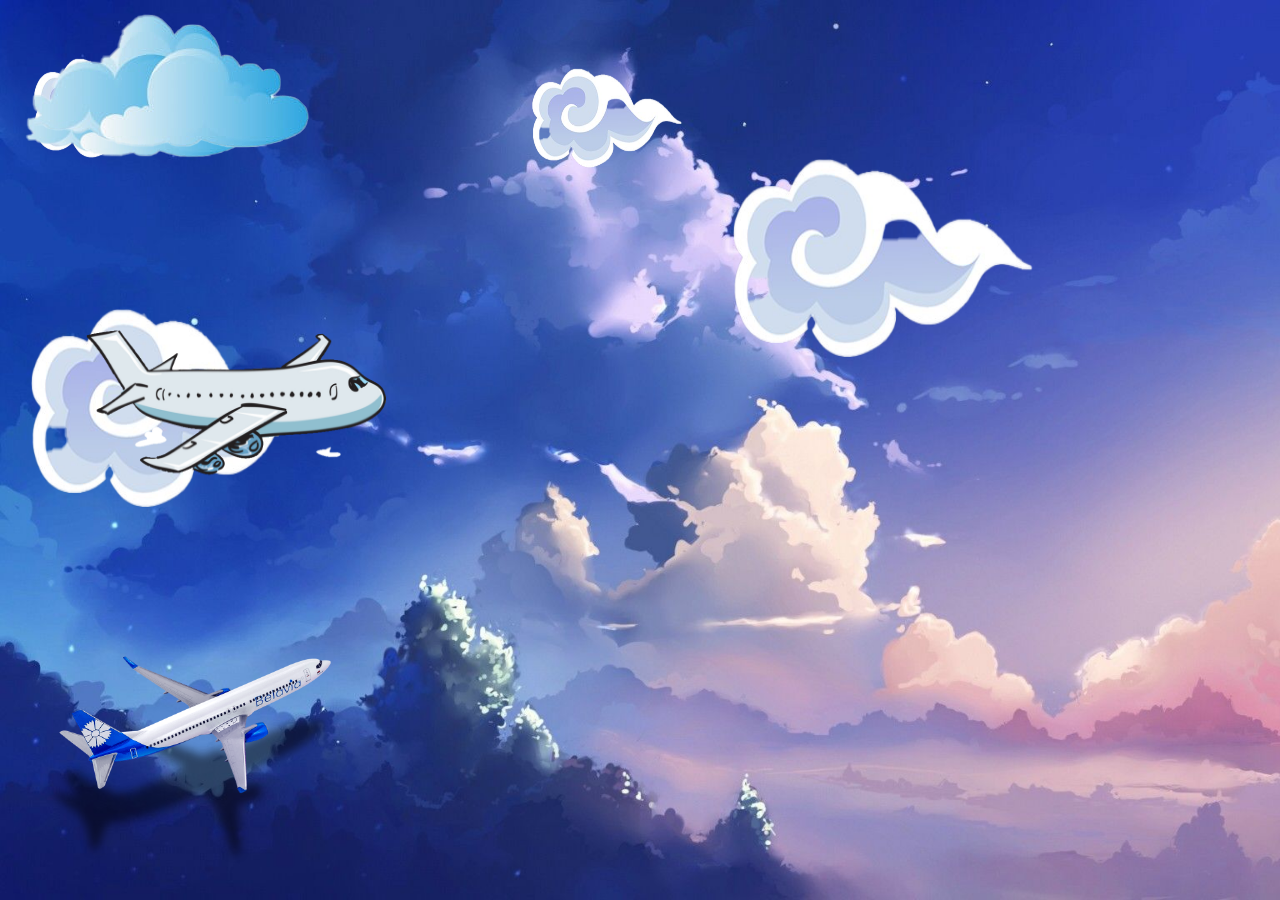
<file: index.html>
<html>   
<!DOCTYPE html>
<html lang="en">
<head>
    <meta charset="UTF-8">
    <meta http-equiv="X-UA-Compatible" content="IE=edge">
    <meta name="viewport" content="width=device-width, initial-scale=1.0">
    <title>Document</title>
    <link rel="stylesheet" href="/style.css">
    


      
     
</head>
<body>
    <img id = "myImage" src = "/images/pngwing.com.png" />
         <!-- <p>Click the buttons below to handle animation</p>
         <input type = "button" value = "Start" onclick = "myMove();" />
         <input type = "button" value = "Stop" onclick = "stop();" />   -->
    <img id = "cloud1" src = "./images/cloud1.png" />
    <img id = "cloud2" src = "./images/cloud1.png" />
    <img id = "cloud3" src = "./images/cloud1.png" />  
    <img id = "cloud4" src = "./images/newcloud.png" /> 
    <img id = "cloud5" src = "./images/cloud1.png" />
    <img id = "cloud6" src = "./images/newcloud.png" /> 
    <img id = "cloud7" src = "./images/plane2.png" />      
    <script src="/script.js"></script>     
</body>
</html>
</file>
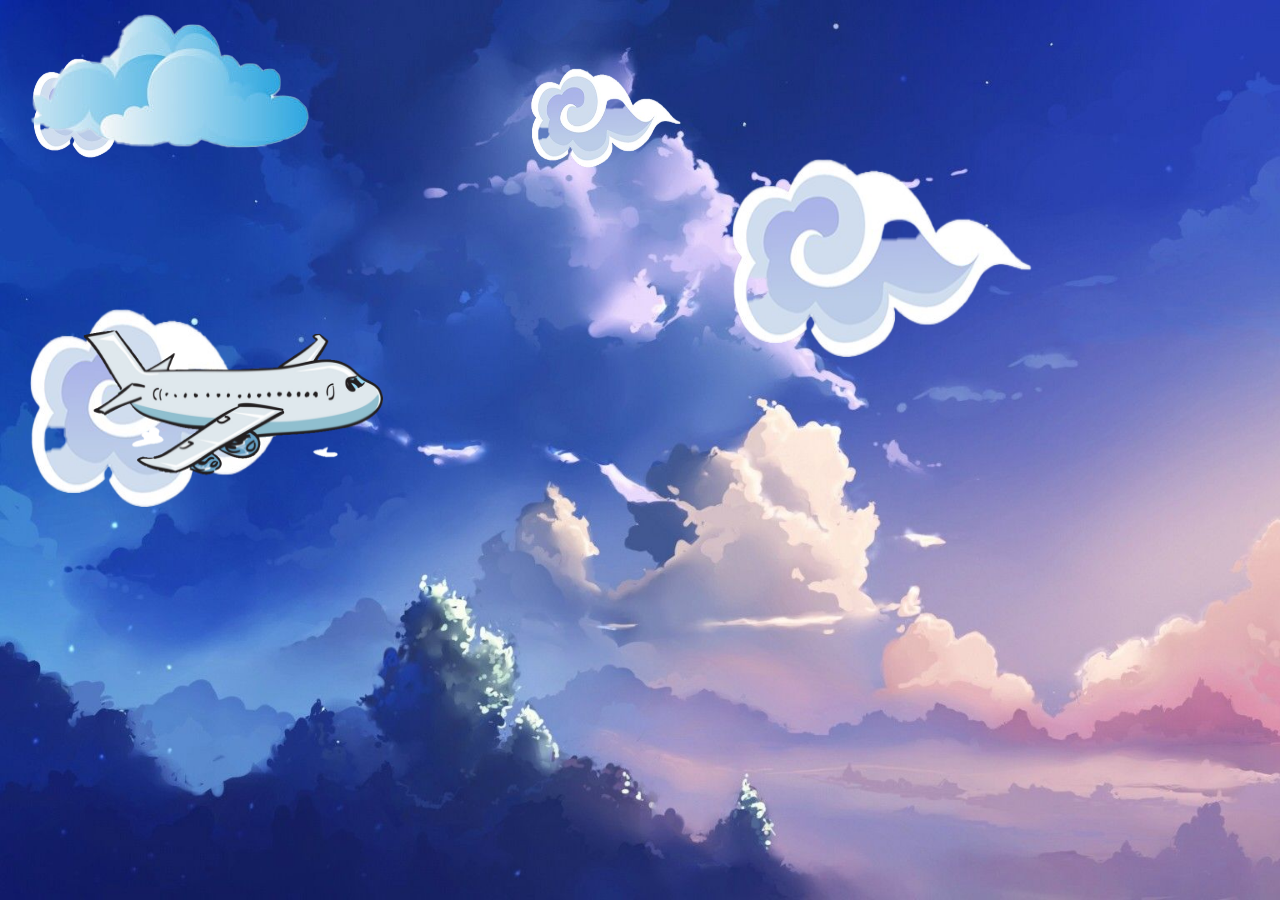
<file: anime.html>
<html>   
<!DOCTYPE html>
<html lang="en">
<head>
    <meta charset="UTF-8">
    <meta http-equiv="X-UA-Compatible" content="IE=edge">
    <meta name="viewport" content="width=device-width, initial-scale=1.0">
    <title>Document</title>
    <link rel="stylesheet" href="/style.css">
    


      
     
</head>
<body>
    <img id = "myImage" src = "/images/pngwing.com.png" />
         <!-- <p>Click the buttons below to handle animation</p>
         <input type = "button" value = "Start" onclick = "myMove();" />
         <input type = "button" value = "Stop" onclick = "stop();" />   -->
    <img id = "cloud1" src = "/images/cloud1.png" />
    <img id = "cloud2" src = "/images/cloud1.png" />
    <img id = "cloud3" src = "/images/cloud1.png" />  
    <img id = "cloud4" src = "/images/newcloud.png" /> 
    <img id = "cloud5" src = "/images/cloud1.png" />     
    <script src="/script.js"></script>     
</body>
</html>
</file>
<file: style.css>
body{
    background-image: url(/images/anime.jpg);
    background-size: cover;
    background-repeat: no-repeat;
    position: relative;
    overflow: hidden;
}
#myImage{
    padding-top: 300px;
    width: 300;
    height: 200;
    position:absolute;
    
}
#cloud1{
    padding-top: 300px;
    width: 300;
    height: 200;
    position:absolute;
    z-index: -1;
}
#cloud2{
    padding-top: 150px;
    padding-left: 700px;
    width: 300;
    height: 200;
    position:absolute;
    z-index: +1;
}
#cloud3{
    padding-top: 50px;
    padding-left: 0px;
    width: 150;
    height: 100;
    position:absolute;
    z-index: +1;
}
#cloud4{
    padding-top: 5px;
    padding-left: 0px;
    width: auto;
    height: auto;
    position:absolute;
    z-index: +2;
}
#cloud5{
    padding-top: 60px;
    padding-left: 500px;
    width: 150;
    height: 100;
    position:absolute;
    z-index: +1;
}
#cloud6{  
    padding-top: 50px;
    padding-left: 0px;
    width: 220;
    height: 100;
    position:absolute;
    z-index: +1;
}
#cloud7{
    padding-top: 500px;
    width: 350px;
    height: auto;
    position:absolute;
    
}
</file>
